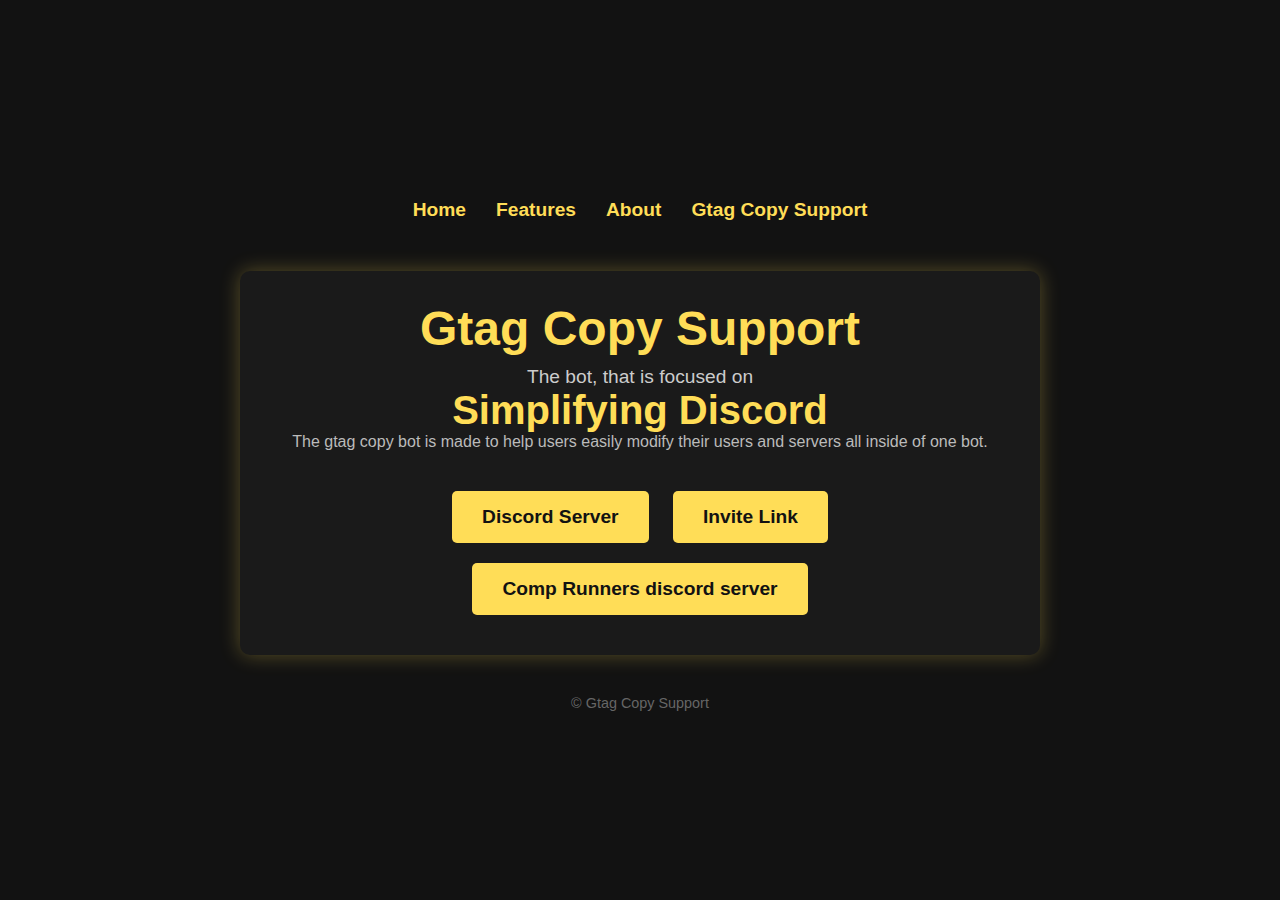
<file: index.html>
<!DOCTYPE html>
<html lang="en">
<head>
    <meta charset="UTF-8">
    <meta name="viewport" content="width=device-width, initial-scale=1.0">
    <title>Gtag copy support</title>
    <link rel="stylesheet" href="styles.css">
</head>
<body>
    <div class="container">
        <header>
            <nav>
                <ul>
                    <li><a href="#">Home</a></li>
                    <li><a href="#">Features</a></li>
                    <li><a href="#">About</a></li>
                    <li><a href="#">Gtag Copy Support</a></li>
                </ul>
            </nav>
        </header>

        <main>
            <h1>Gtag Copy Support</h1>
            <div class="description">
                <p>The bot, that is focused on</p>
                <h2>Simplifying Discord</h2>
                <p>The gtag copy bot is made to help users easily modify their users and servers all inside of one bot.</p>
            </div>

            <div class="buttons">
                
                <a href="https://discord.gg/H4nxA8gS" class="button" target="_blank">Discord Server</a>
                <a href="https://discord.com/oauth2/authorize?client_id=1290098978779566111&permissions=8&integration_type=0&scope=bot" class="button" target="_blank">Invite Link</a>
                <a href="https://discord.gg/fWmmBxpx9V" class="button" target="_blank">Comp Runners discord server</a>
            </div>
        </main>

        <footer>
            <p>&copy; Gtag Copy Support</p>
        </footer>
    </div>
</body>
</html>
</file>
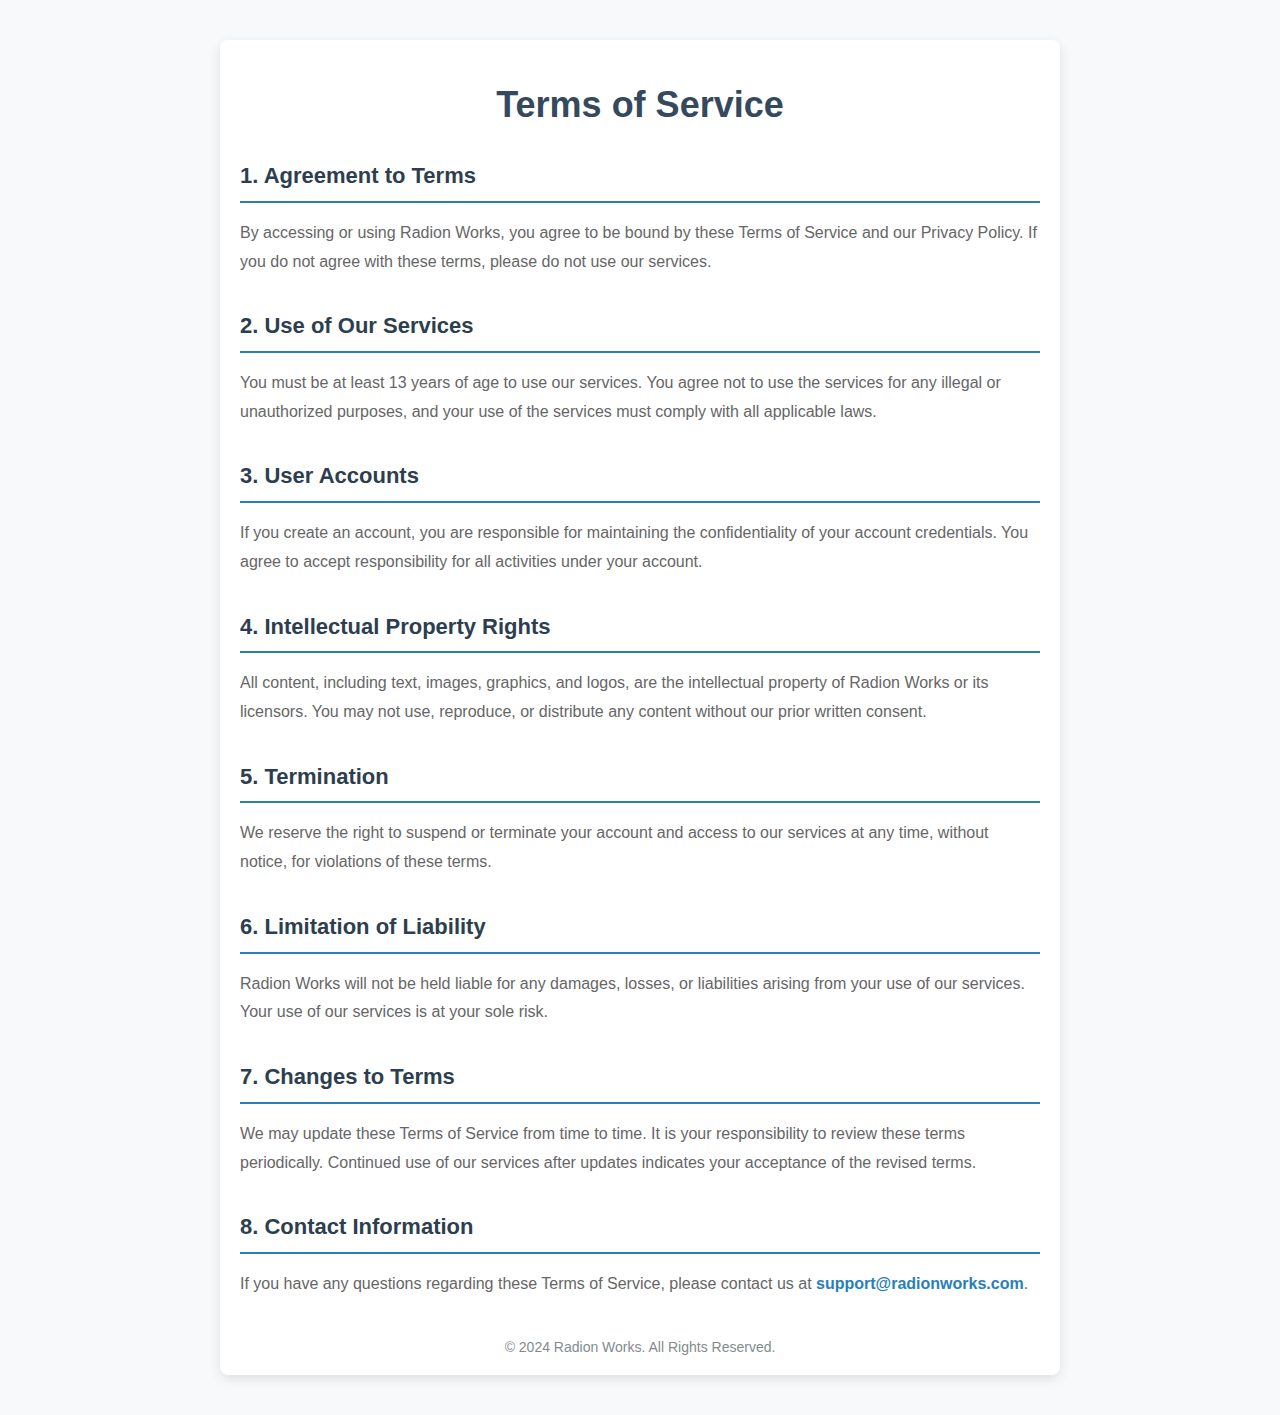
<file: tos.html>
<!DOCTYPE html>
<html lang="en">
<head>
    <meta charset="UTF-8">
    <meta name="viewport" content="width=device-width, initial-scale=1.0">
    <meta http-equiv="X-UA-Compatible" content="IE=edge">
    <title>Terms of Service - Radion Works</title>
    <link rel="stylesheet" href="tos.css">
</head>
<body>
    <div class="tos-container">
        <header class="tos-header">
            <h1>Terms of Service</h1>
        </header>
        
        <main class="tos-content">
            <section>
                <h2>1. Agreement to Terms</h2>
                <p>By accessing or using Radion Works, you agree to be bound by these Terms of Service and our Privacy Policy. If you do not agree with these terms, please do not use our services.</p>
            </section>
            
            <section>
                <h2>2. Use of Our Services</h2>
                <p>You must be at least 13 years of age to use our services. You agree not to use the services for any illegal or unauthorized purposes, and your use of the services must comply with all applicable laws.</p>
            </section>
            
            <section>
                <h2>3. User Accounts</h2>
                <p>If you create an account, you are responsible for maintaining the confidentiality of your account credentials. You agree to accept responsibility for all activities under your account.</p>
            </section>
            
            <section>
                <h2>4. Intellectual Property Rights</h2>
                <p>All content, including text, images, graphics, and logos, are the intellectual property of Radion Works or its licensors. You may not use, reproduce, or distribute any content without our prior written consent.</p>
            </section>
            
            <section>
                <h2>5. Termination</h2>
                <p>We reserve the right to suspend or terminate your account and access to our services at any time, without notice, for violations of these terms.</p>
            </section>
            
            <section>
                <h2>6. Limitation of Liability</h2>
                <p>Radion Works will not be held liable for any damages, losses, or liabilities arising from your use of our services. Your use of our services is at your sole risk.</p>
            </section>
            
            <section>
                <h2>7. Changes to Terms</h2>
                <p>We may update these Terms of Service from time to time. It is your responsibility to review these terms periodically. Continued use of our services after updates indicates your acceptance of the revised terms.</p>
            </section>
            
            <section>
                <h2>8. Contact Information</h2>
                <p>If you have any questions regarding these Terms of Service, please contact us at <a href="mailto:support@radionworks.com">support@radionworks.com</a>.</p>
            </section>
        </main>

        <footer class="tos-footer">
            <p>&copy; 2024 Radion Works. All Rights Reserved.</p>
        </footer>
    </div>
</body>
</html>
</file>
<file: tos.css>
/* styles.css */
body {
    font-family: 'Segoe UI', Tahoma, Geneva, Verdana, sans-serif;
    background-color: #f8f9fa;
    color: #333;
    margin: 0;
    padding: 0;
}

.tos-container {
    width: 90%;
    max-width: 800px;
    margin: 40px auto;
    background-color: #fff;
    padding: 20px;
    box-shadow: 0 4px 12px rgba(0, 0, 0, 0.1);
    border-radius: 8px;
}

.tos-header h1 {
    text-align: center;
    color: #34495e;
    font-size: 36px;
    font-weight: bold;
    margin-bottom: 30px;
}

.tos-content {
    line-height: 1.8;
    font-size: 16px;
    color: #4d4d4d;
}

.tos-content section {
    margin-bottom: 30px;
}

.tos-content h2 {
    font-size: 22px;
    color: #2c3e50;
    margin-bottom: 10px;
    border-bottom: 2px solid #2980b9;
    padding-bottom: 5px;
}

.tos-content p {
    margin-bottom: 15px;
    font-size: 16px;
    color: #666;
}

a {
    color: #2980b9;
    text-decoration: none;
    font-weight: bold;
}

a:hover {
    text-decoration: underline;
}

.tos-footer {
    text-align: center;
    margin-top: 40px;
    color: #7f8c8d;
    font-size: 14px;
}

.tos-footer p {
    margin: 0;
}
</file>
<file: styles.css>
/* Reset default styles */
* {
    margin: 0;
    padding: 0;
    box-sizing: border-box;
}

/* Set up the background and font */
body {
    background-color: #121212;
    font-family: Arial, sans-serif;
    color: #fff;
    height: 100vh;
    display: flex;
    justify-content: center;
    align-items: center;
    text-align: center;
}

.container {
    max-width: 800px;
    width: 100%;
}

header {
    margin-bottom: 40px;
}

nav ul {
    list-style: none;
    display: flex;
    justify-content: center;
    gap: 30px;
    padding: 10px;
}

nav a {
    color: #ffdd57;
    text-decoration: none;
    font-weight: bold;
    font-size: 1.2rem;
}

nav a:hover {
    color: #ffcc33;
}

main {
    background-color: #1a1a1a;
    padding: 30px;
    border-radius: 10px;
    box-shadow: 0 0 20px rgba(255, 221, 87, 0.3);
}

main h1 {
    font-size: 3rem;
    margin-bottom: 10px;
    color: #ffdd57;
}

.description {
    margin-bottom: 30px;
}

.description p:first-child {
    font-size: 1.2rem;
    color: #ccc;
}

.description h2 {
    font-size: 2.5rem;
    color: #ffdd57;
}

.description p:last-child {
    font-size: 1rem;
    color: #bbb;
}

.buttons {
    margin-top: 20px;
}

.button {
    background-color: #ffdd57;
    color: #121212;
    padding: 15px 30px;
    border-radius: 5px;
    text-decoration: none;
    font-weight: bold;
    font-size: 1.2rem;
    margin: 10px;
    display: inline-block;
    transition: background-color 0.3s ease;
}

.button:hover {
    background-color: #ffcc33;
}

footer {
    margin-top: 40px;
}

footer p {
    color: #666;
    font-size: 0.9rem;
}
</file>
